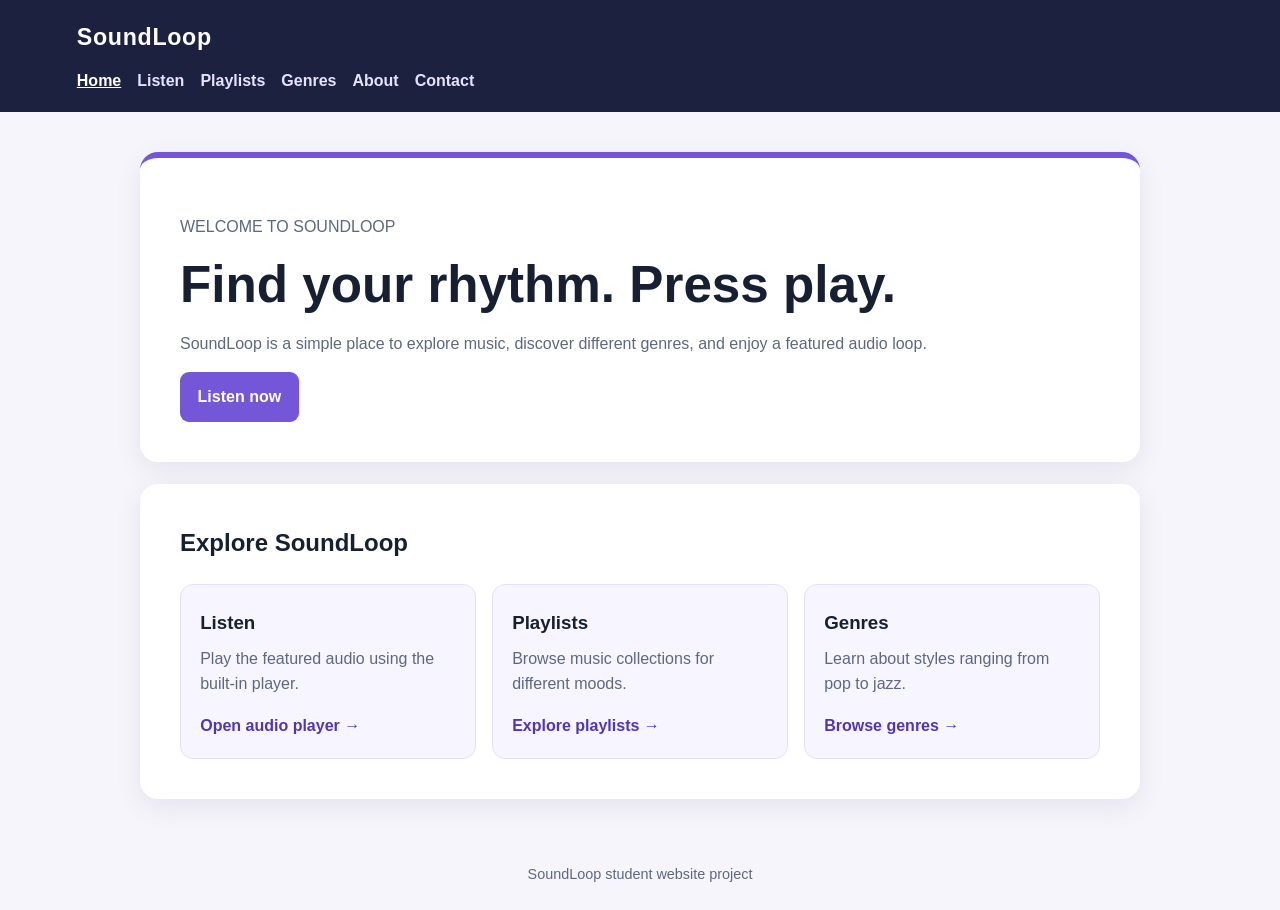
<file: index.html>
<!DOCTYPE html>
<html lang="en">
<head>
  <meta charset="UTF-8">
  <meta name="viewport" content="width=device-width, initial-scale=1.0">
  <meta name="description" content="Home - SoundLoop music website">
  <title>Home | SoundLoop</title>
  <link rel="stylesheet" href="styles.css">
</head>
<body>
  <header>
    <div class="brand">SoundLoop</div>
    <nav aria-label="Main navigation">
      <a href="index.html" aria-current="page">Home</a>
      <a href="listen.html">Listen</a>
      <a href="playlists.html">Playlists</a>
      <a href="genres.html">Genres</a>
      <a href="about.html">About</a>
      <a href="contact.html">Contact</a>
    </nav>
  </header>
  <main><section class="hero">
      <p>WELCOME TO SOUNDLOOP</p>
      <h1>Find your rhythm. Press play.</h1>
      <p>SoundLoop is a simple place to explore music, discover different genres, and enjoy a featured audio loop.</p>
      <a class="button" href="listen.html">Listen now</a>
    </section>
    <section class="panel" style="margin-top:1.4rem">
      <h2>Explore SoundLoop</h2>
      <div class="cards">
        <article class="mini-card"><h3>Listen</h3><p>Play the featured audio using the built-in player.</p><a href="listen.html">Open audio player →</a></article>
        <article class="mini-card"><h3>Playlists</h3><p>Browse music collections for different moods.</p><a href="playlists.html">Explore playlists →</a></article>
        <article class="mini-card"><h3>Genres</h3><p>Learn about styles ranging from pop to jazz.</p><a href="genres.html">Browse genres →</a></article>
      </div>
    </section></main>
  <footer>SoundLoop student website project</footer>
</body>
</html>
</file>
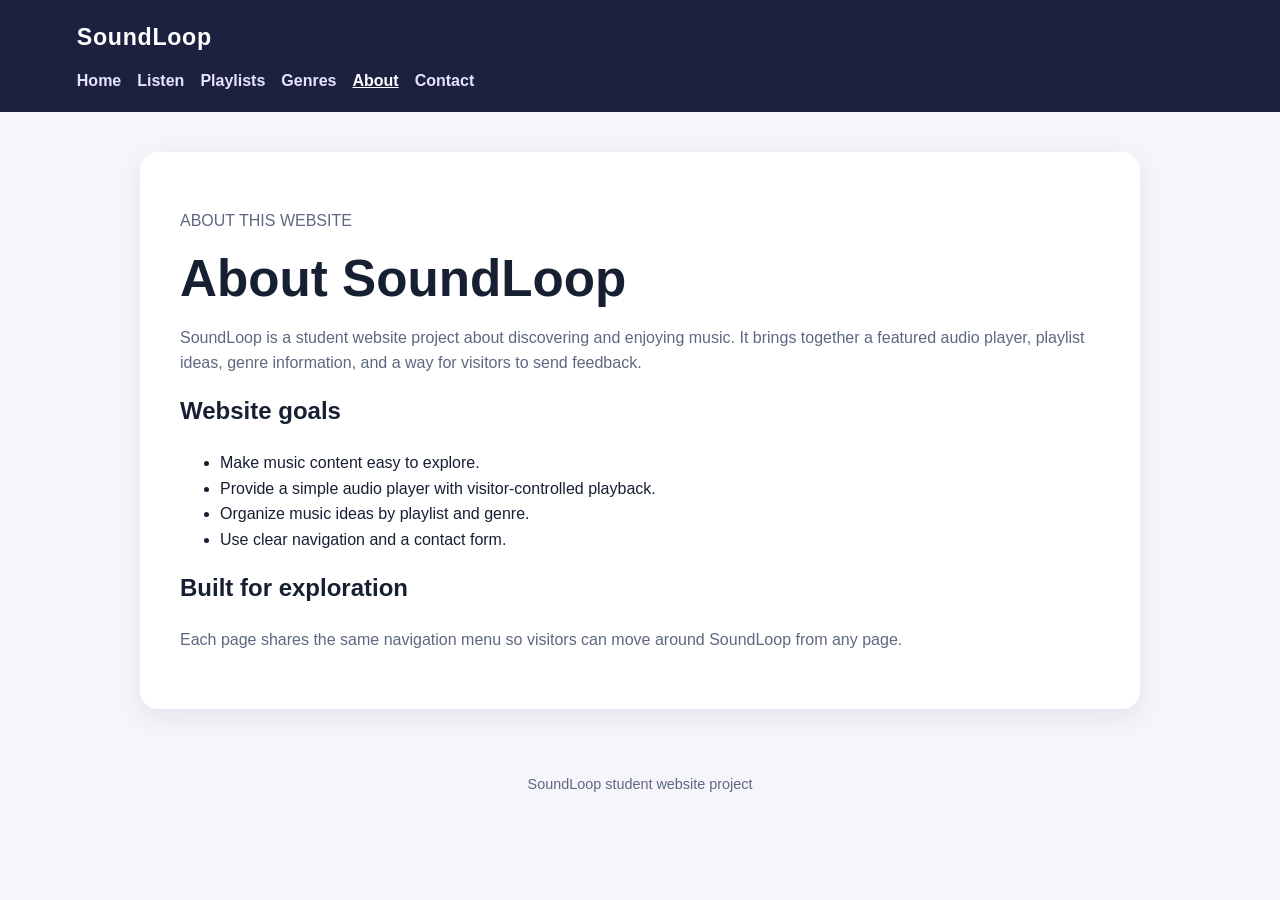
<file: about.html>
<!DOCTYPE html>
<html lang="en">
<head>
  <meta charset="UTF-8">
  <meta name="viewport" content="width=device-width, initial-scale=1.0">
  <meta name="description" content="About - SoundLoop music website">
  <title>About | SoundLoop</title>
  <link rel="stylesheet" href="styles.css">
</head>
<body>
  <header>
    <div class="brand">SoundLoop</div>
    <nav aria-label="Main navigation">
      <a href="index.html">Home</a>
      <a href="listen.html">Listen</a>
      <a href="playlists.html">Playlists</a>
      <a href="genres.html">Genres</a>
      <a href="about.html" aria-current="page">About</a>
      <a href="contact.html">Contact</a>
    </nav>
  </header>
  <main><section class="panel"><p>ABOUT THIS WEBSITE</p><h1>About SoundLoop</h1>
      <p>SoundLoop is a student website project about discovering and enjoying music. It brings together a featured audio player, playlist ideas, genre information, and a way for visitors to send feedback.</p>
      <h2>Website goals</h2><ul><li>Make music content easy to explore.</li><li>Provide a simple audio player with visitor-controlled playback.</li><li>Organize music ideas by playlist and genre.</li><li>Use clear navigation and a contact form.</li></ul>
      <h2>Built for exploration</h2><p>Each page shares the same navigation menu so visitors can move around SoundLoop from any page.</p>
    </section></main>
  <footer>SoundLoop student website project</footer>
</body>
</html>
</file>
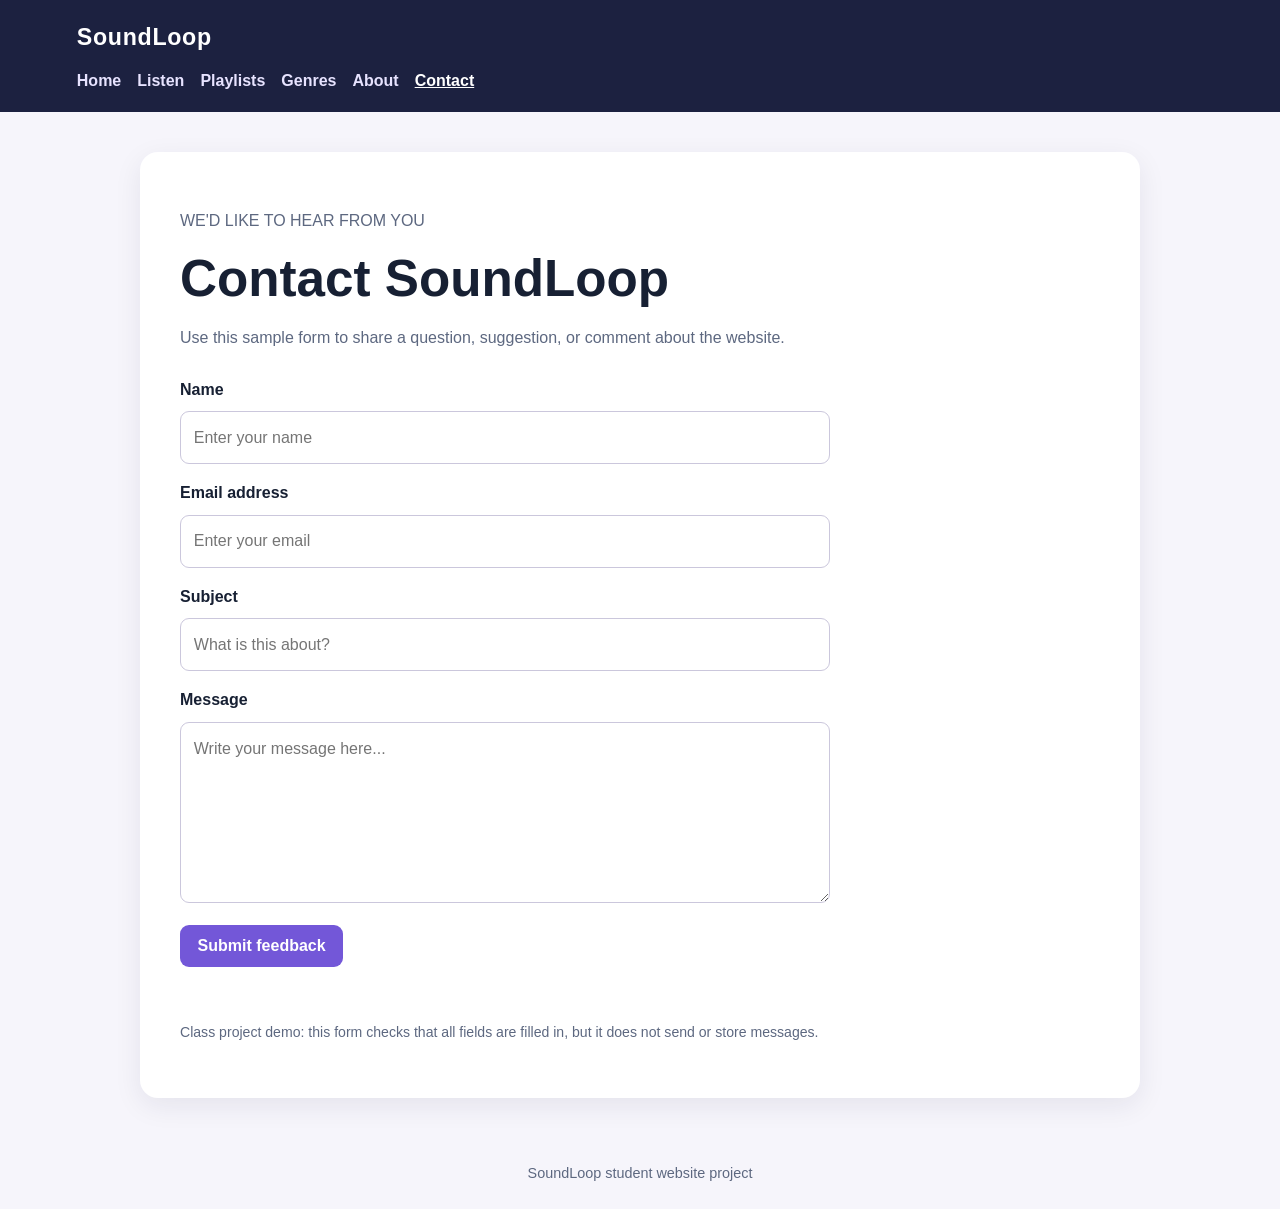
<file: contact.html>
<!DOCTYPE html>
<html lang="en">
<head>
  <meta charset="UTF-8">
  <meta name="viewport" content="width=device-width, initial-scale=1.0">
  <meta name="description" content="Contact - SoundLoop music website">
  <title>Contact | SoundLoop</title>
  <link rel="stylesheet" href="styles.css">
</head>
<body>
  <header>
    <div class="brand">SoundLoop</div>
    <nav aria-label="Main navigation">
      <a href="index.html">Home</a>
      <a href="listen.html">Listen</a>
      <a href="playlists.html">Playlists</a>
      <a href="genres.html">Genres</a>
      <a href="about.html">About</a>
      <a href="contact.html" aria-current="page">Contact</a>
    </nav>
  </header>
  <main><section class="panel"><p>WE'D LIKE TO HEAR FROM YOU</p><h1>Contact SoundLoop</h1><p>Use this sample form to share a question, suggestion, or comment about the website.</p>
      <form id="contact-form" class="contact-form">
        <label for="name">Name</label><input id="name" name="name" type="text" placeholder="Enter your name" required>
        <label for="email">Email address</label><input id="email" name="email" type="email" placeholder="Enter your email" required>
        <label for="subject">Subject</label><input id="subject" name="subject" type="text" placeholder="What is this about?" required>
        <label for="message">Message</label><textarea id="message" name="message" rows="6" placeholder="Write your message here..." required></textarea>
        <button class="button" type="submit">Submit feedback</button>
        <p id="form-status" class="form-status" role="status" aria-live="polite"></p>
      </form>
      <p class="small-note">Class project demo: this form checks that all fields are filled in, but it does not send or store messages.</p>
    </section>
    <script>
      document.getElementById('contact-form').addEventListener('submit', function(event) {
        event.preventDefault();
        document.getElementById('form-status').textContent = 'Thanks! Your sample form was completed. Messages are not sent or stored by this demo.';
        this.reset();
      });
    </script></main>
  <footer>SoundLoop student website project</footer>
</body>
</html>
</file>
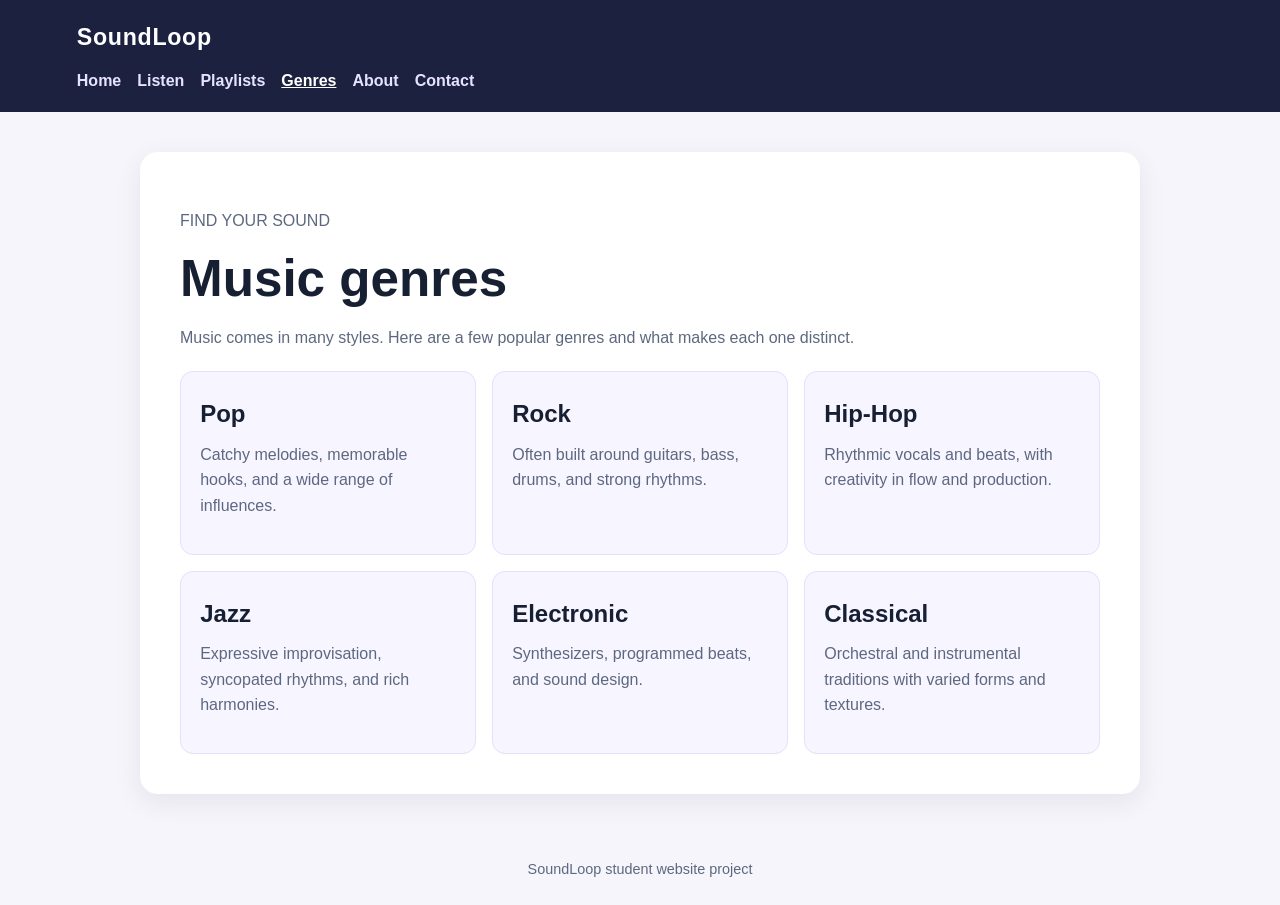
<file: genres.html>
<!DOCTYPE html>
<html lang="en">
<head>
  <meta charset="UTF-8">
  <meta name="viewport" content="width=device-width, initial-scale=1.0">
  <meta name="description" content="Genres - SoundLoop music website">
  <title>Genres | SoundLoop</title>
  <link rel="stylesheet" href="styles.css">
</head>
<body>
  <header>
    <div class="brand">SoundLoop</div>
    <nav aria-label="Main navigation">
      <a href="index.html">Home</a>
      <a href="listen.html">Listen</a>
      <a href="playlists.html">Playlists</a>
      <a href="genres.html" aria-current="page">Genres</a>
      <a href="about.html">About</a>
      <a href="contact.html">Contact</a>
    </nav>
  </header>
  <main><section class="panel"><p>FIND YOUR SOUND</p><h1>Music genres</h1><p>Music comes in many styles. Here are a few popular genres and what makes each one distinct.</p>
      <div class="cards">
        <article class="mini-card"><h2>Pop</h2><p>Catchy melodies, memorable hooks, and a wide range of influences.</p></article>
        <article class="mini-card"><h2>Rock</h2><p>Often built around guitars, bass, drums, and strong rhythms.</p></article>
        <article class="mini-card"><h2>Hip-Hop</h2><p>Rhythmic vocals and beats, with creativity in flow and production.</p></article>
        <article class="mini-card"><h2>Jazz</h2><p>Expressive improvisation, syncopated rhythms, and rich harmonies.</p></article>
        <article class="mini-card"><h2>Electronic</h2><p>Synthesizers, programmed beats, and sound design.</p></article>
        <article class="mini-card"><h2>Classical</h2><p>Orchestral and instrumental traditions with varied forms and textures.</p></article>
      </div>
    </section></main>
  <footer>SoundLoop student website project</footer>
</body>
</html>
</file>
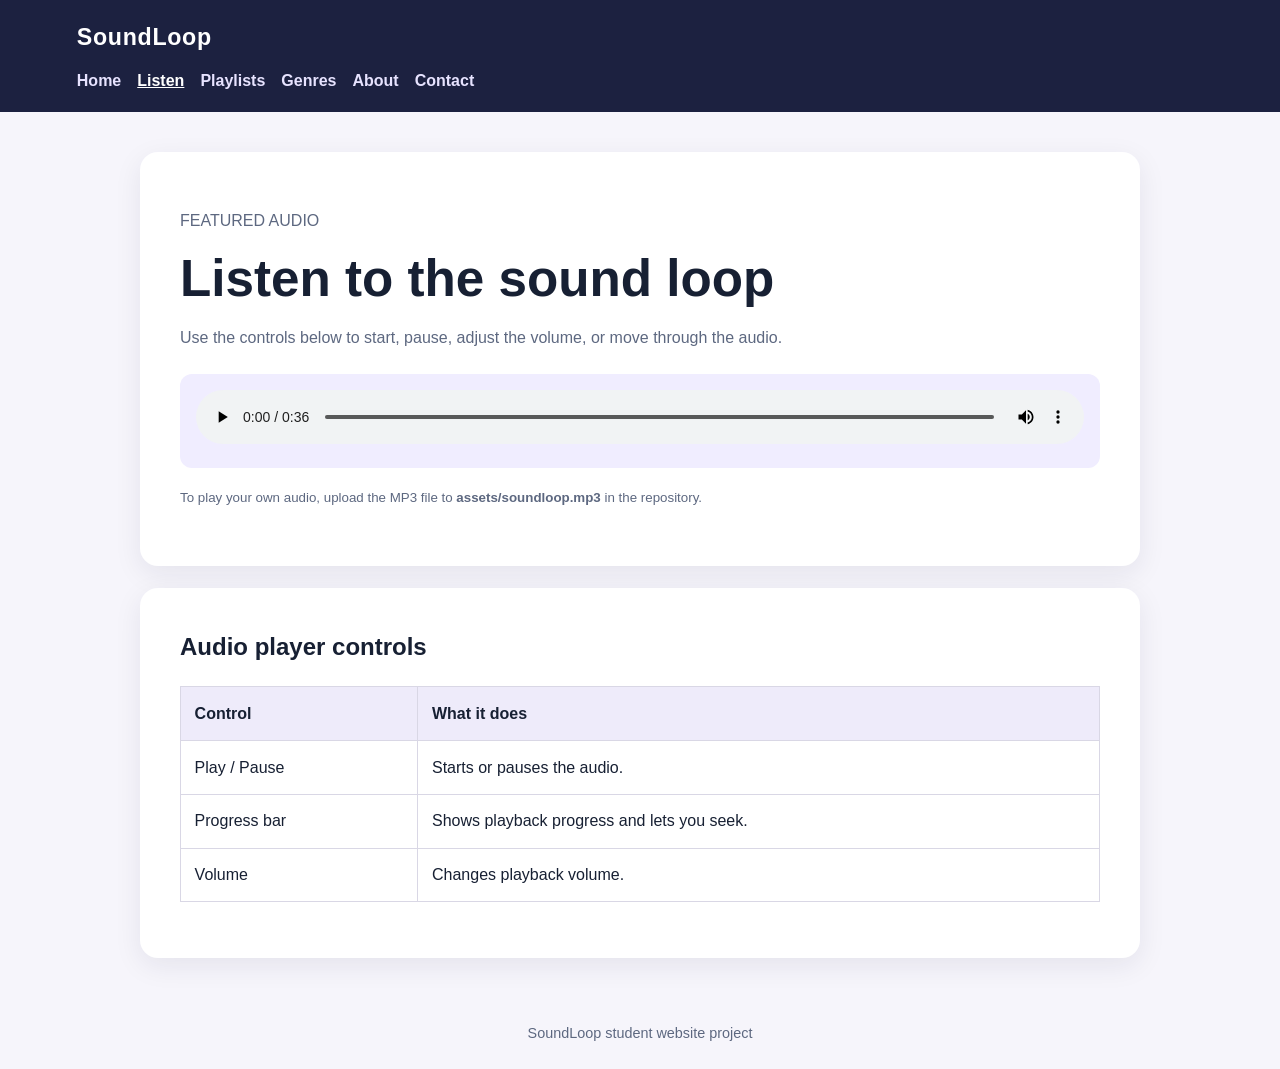
<file: listen.html>
<!DOCTYPE html>
<html lang="en">
<head>
  <meta charset="UTF-8">
  <meta name="viewport" content="width=device-width, initial-scale=1.0">
  <meta name="description" content="Listen - SoundLoop music website">
  <title>Listen | SoundLoop</title>
  <link rel="stylesheet" href="styles.css">
</head>
<body>
  <header>
    <div class="brand">SoundLoop</div>
    <nav aria-label="Main navigation">
      <a href="index.html">Home</a>
      <a href="listen.html" aria-current="page">Listen</a>
      <a href="playlists.html">Playlists</a>
      <a href="genres.html">Genres</a>
      <a href="about.html">About</a>
      <a href="contact.html">Contact</a>
    </nav>
  </header>
  <main><section class="panel">
      <p>FEATURED AUDIO</p><h1>Listen to the sound loop</h1>
      <p>Use the controls below to start, pause, adjust the volume, or move through the audio.</p>
      <div class="audio-box"><audio controls preload="metadata"><source src="assets/soundloop.mp3" type="audio/mpeg">Your browser does not support the audio element.</audio></div>
      <p><small>To play your own audio, upload the MP3 file to <strong>assets/soundloop.mp3</strong> in the repository.</small></p>
    </section>
    <section class="panel" style="margin-top:1.4rem"><h2>Audio player controls</h2>
      <table><tr><th>Control</th><th>What it does</th></tr><tr><td>Play / Pause</td><td>Starts or pauses the audio.</td></tr><tr><td>Progress bar</td><td>Shows playback progress and lets you seek.</td></tr><tr><td>Volume</td><td>Changes playback volume.</td></tr></table>
    </section></main>
  <footer>SoundLoop student website project</footer>
</body>
</html>
</file>
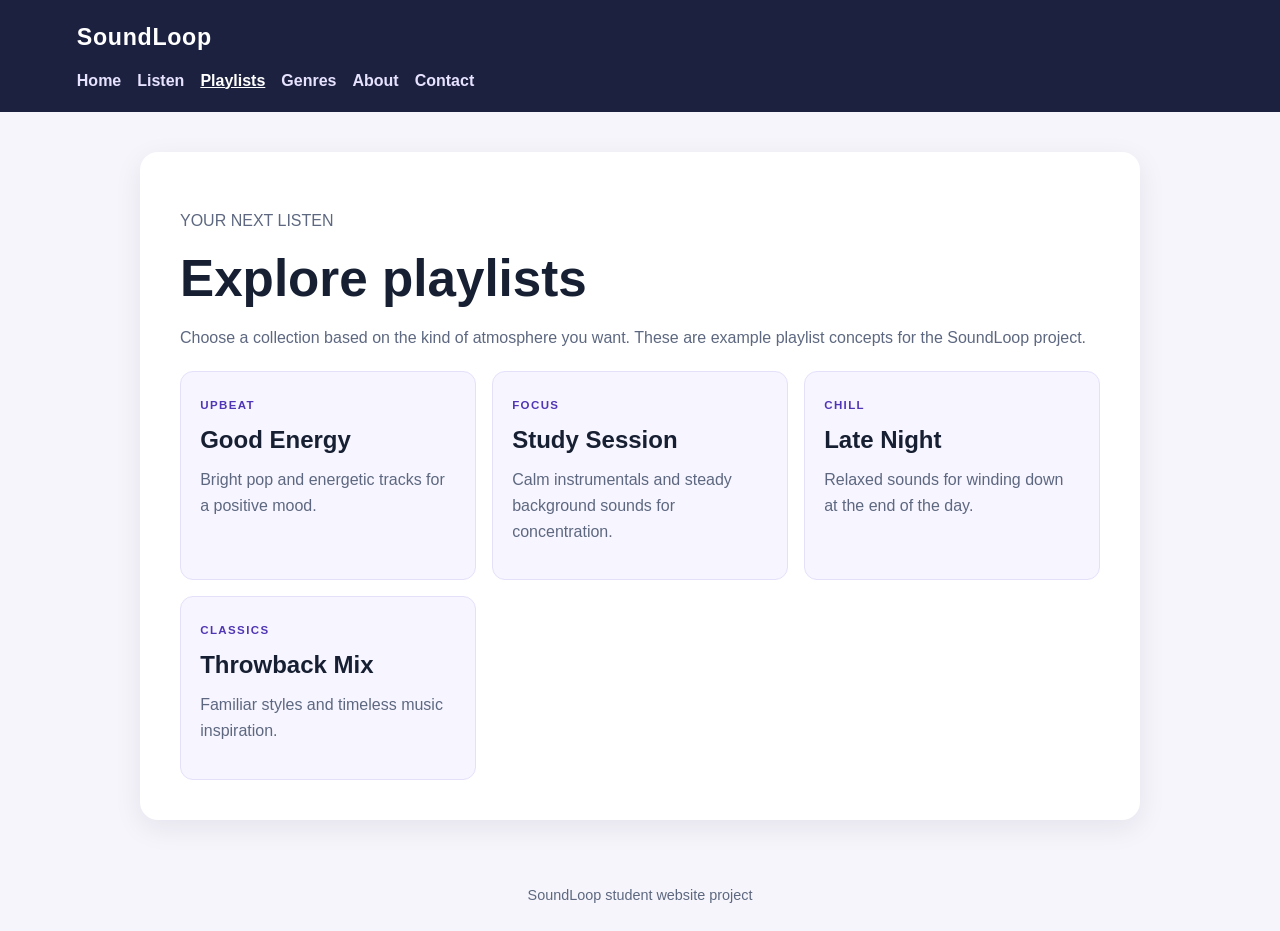
<file: playlists.html>
<!DOCTYPE html>
<html lang="en">
<head>
  <meta charset="UTF-8">
  <meta name="viewport" content="width=device-width, initial-scale=1.0">
  <meta name="description" content="Playlists - SoundLoop music website">
  <title>Playlists | SoundLoop</title>
  <link rel="stylesheet" href="styles.css">
</head>
<body>
  <header>
    <div class="brand">SoundLoop</div>
    <nav aria-label="Main navigation">
      <a href="index.html">Home</a>
      <a href="listen.html">Listen</a>
      <a href="playlists.html" aria-current="page">Playlists</a>
      <a href="genres.html">Genres</a>
      <a href="about.html">About</a>
      <a href="contact.html">Contact</a>
    </nav>
  </header>
  <main><section class="panel"><p>YOUR NEXT LISTEN</p><h1>Explore playlists</h1><p>Choose a collection based on the kind of atmosphere you want. These are example playlist concepts for the SoundLoop project.</p>
      <div class="cards">
        <article class="mini-card"><span class="tag">UPBEAT</span><h2>Good Energy</h2><p>Bright pop and energetic tracks for a positive mood.</p></article>
        <article class="mini-card"><span class="tag">FOCUS</span><h2>Study Session</h2><p>Calm instrumentals and steady background sounds for concentration.</p></article>
        <article class="mini-card"><span class="tag">CHILL</span><h2>Late Night</h2><p>Relaxed sounds for winding down at the end of the day.</p></article>
        <article class="mini-card"><span class="tag">CLASSICS</span><h2>Throwback Mix</h2><p>Familiar styles and timeless music inspiration.</p></article>
      </div>
    </section></main>
  <footer>SoundLoop student website project</footer>
</body>
</html>
</file>
<file: styles.css>
:root{--ink:#172033;--muted:#5d6880;--accent:#7357d8;--accent-dark:#5036b5;--paper:#f6f5fb;--card:#fff}
*{box-sizing:border-box}
body{margin:0;font-family:Arial,Helvetica,sans-serif;color:var(--ink);background:var(--paper);line-height:1.6}
header{background:#1c2140;color:white;padding:1.2rem 6vw}
.brand{font-size:1.45rem;font-weight:700;letter-spacing:.03em}
nav{display:flex;flex-wrap:wrap;gap:1rem;margin-top:.7rem}
nav a{color:#e7e3ff;text-decoration:none;font-weight:700}
nav a:hover,nav a[aria-current=page]{color:white;text-decoration:underline}
main{width:min(1000px,88vw);margin:2.5rem auto}
.hero,.panel{background:var(--card);border-radius:18px;padding:clamp(1.4rem,4vw,2.5rem);box-shadow:0 8px 28px rgba(29,30,70,.08)}
.hero{border-top:6px solid var(--accent)}
h1{line-height:1.15;font-size:clamp(2rem,5vw,3.2rem);margin:.2rem 0 1rem}
h2{margin-top:0}p{color:var(--muted)}
.button{display:inline-block;background:var(--accent);color:white;border:0;padding:.75rem 1.1rem;border-radius:9px;text-decoration:none;font-weight:700;cursor:pointer;font-size:1rem}
.button:hover{background:var(--accent-dark)}
.audio-box{margin-top:1.5rem;padding:1rem;background:#f0edff;border-radius:12px}
audio{width:100%}
table{width:100%;border-collapse:collapse;margin:1rem 0;background:white}
th,td{text-align:left;padding:.85rem;border:1px solid #d9d7e5}th{background:#eeebfa}
.cards{display:grid;grid-template-columns:repeat(auto-fit,minmax(220px,1fr));gap:1rem;margin-top:1.3rem}
.mini-card{background:#f7f5ff;border:1px solid #e5e0fa;border-radius:13px;padding:1.2rem}
.mini-card h2,.mini-card h3{margin:.25rem 0 .5rem}
.mini-card p{margin:.35rem 0 1rem}
.mini-card a{color:var(--accent-dark);font-weight:700;text-decoration:none}
.tag{font-size:.72rem;letter-spacing:.12em;font-weight:700;color:var(--accent-dark)}
.contact-form{display:grid;gap:.55rem;max-width:650px;margin-top:1.2rem}
.contact-form label{font-weight:700;margin-top:.45rem}
.contact-form input,.contact-form textarea{width:100%;font:inherit;padding:.8rem;border:1px solid #cbc7dc;border-radius:9px;background:#fff;color:var(--ink)}
.contact-form input:focus,.contact-form textarea:focus{outline:3px solid #ded7ff;border-color:var(--accent)}
.contact-form button{justify-self:start;margin-top:.8rem}
.form-status{font-weight:700;color:var(--accent-dark)}
.small-note{font-size:.88rem}
footer{text-align:center;color:var(--muted);padding:1.5rem;font-size:.9rem}
@media(max-width:600px){nav{gap:.7rem}th,td{padding:.55rem}}
</file>
